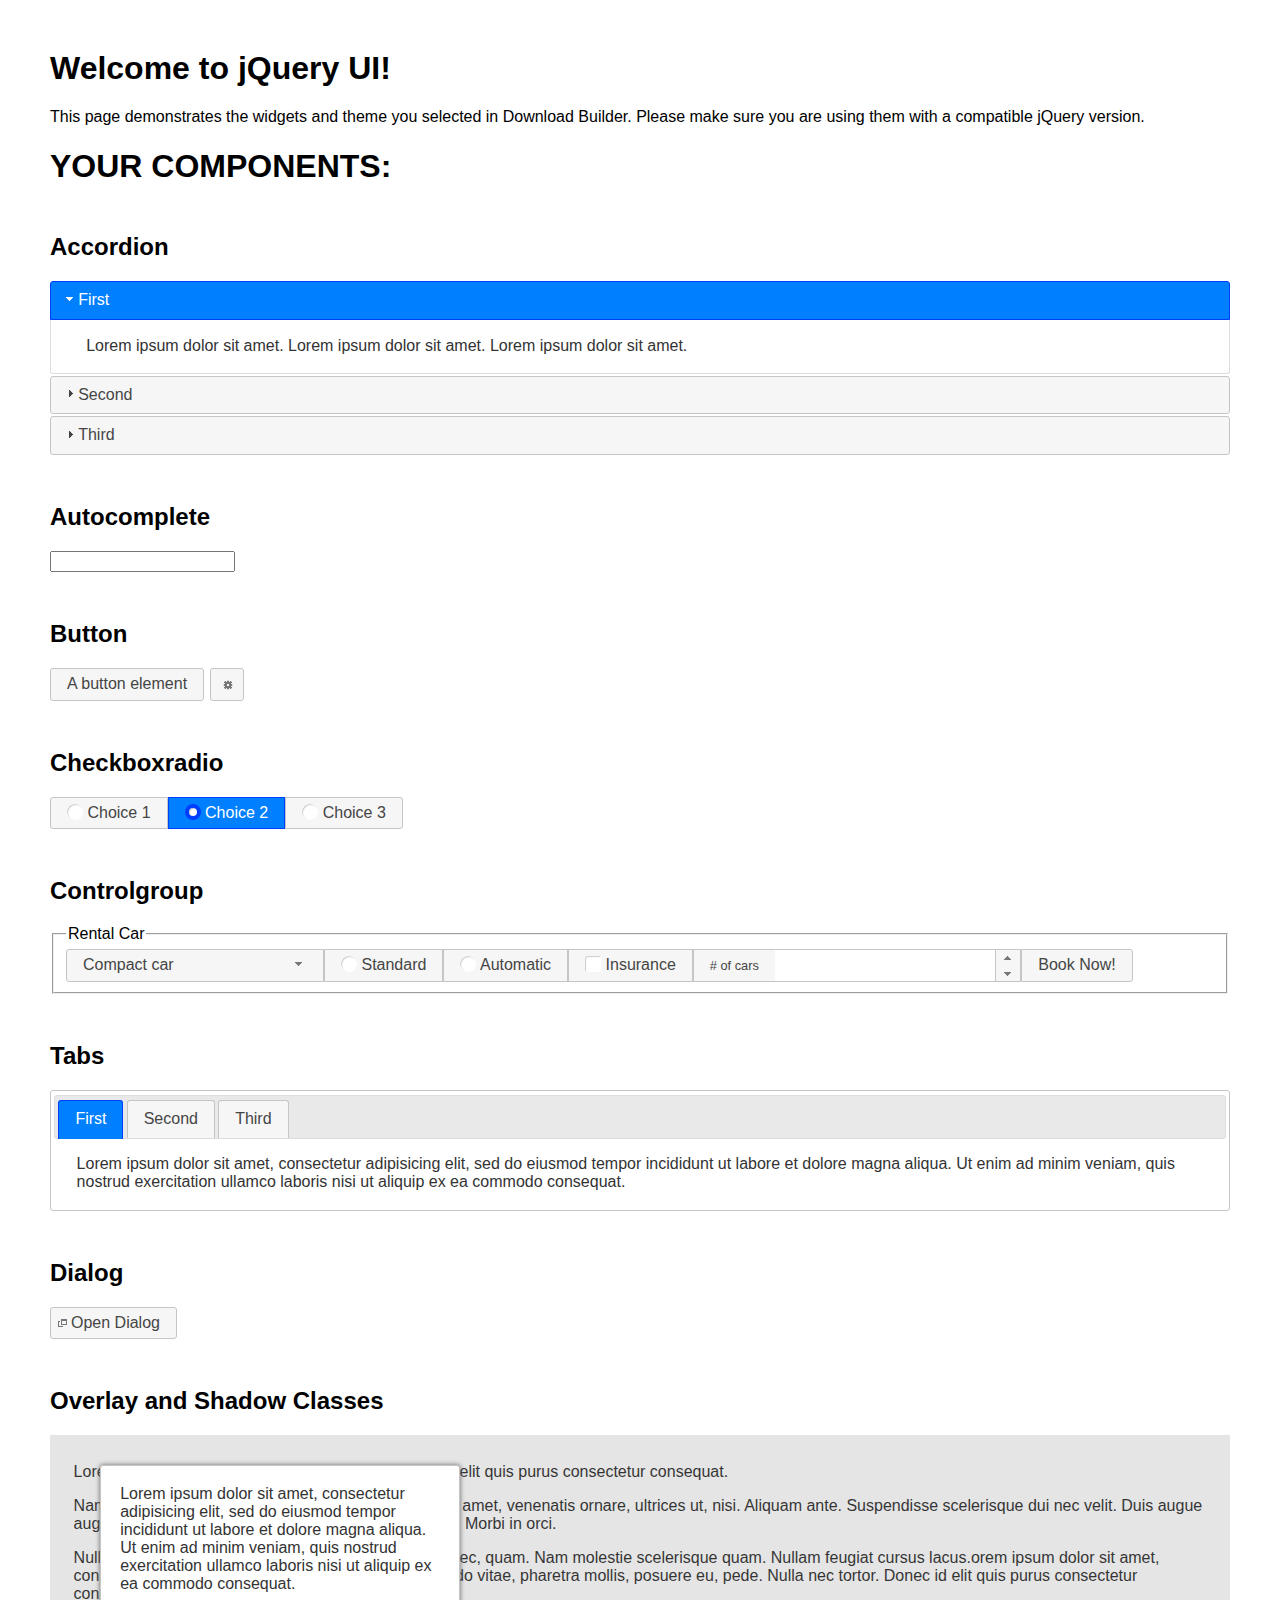
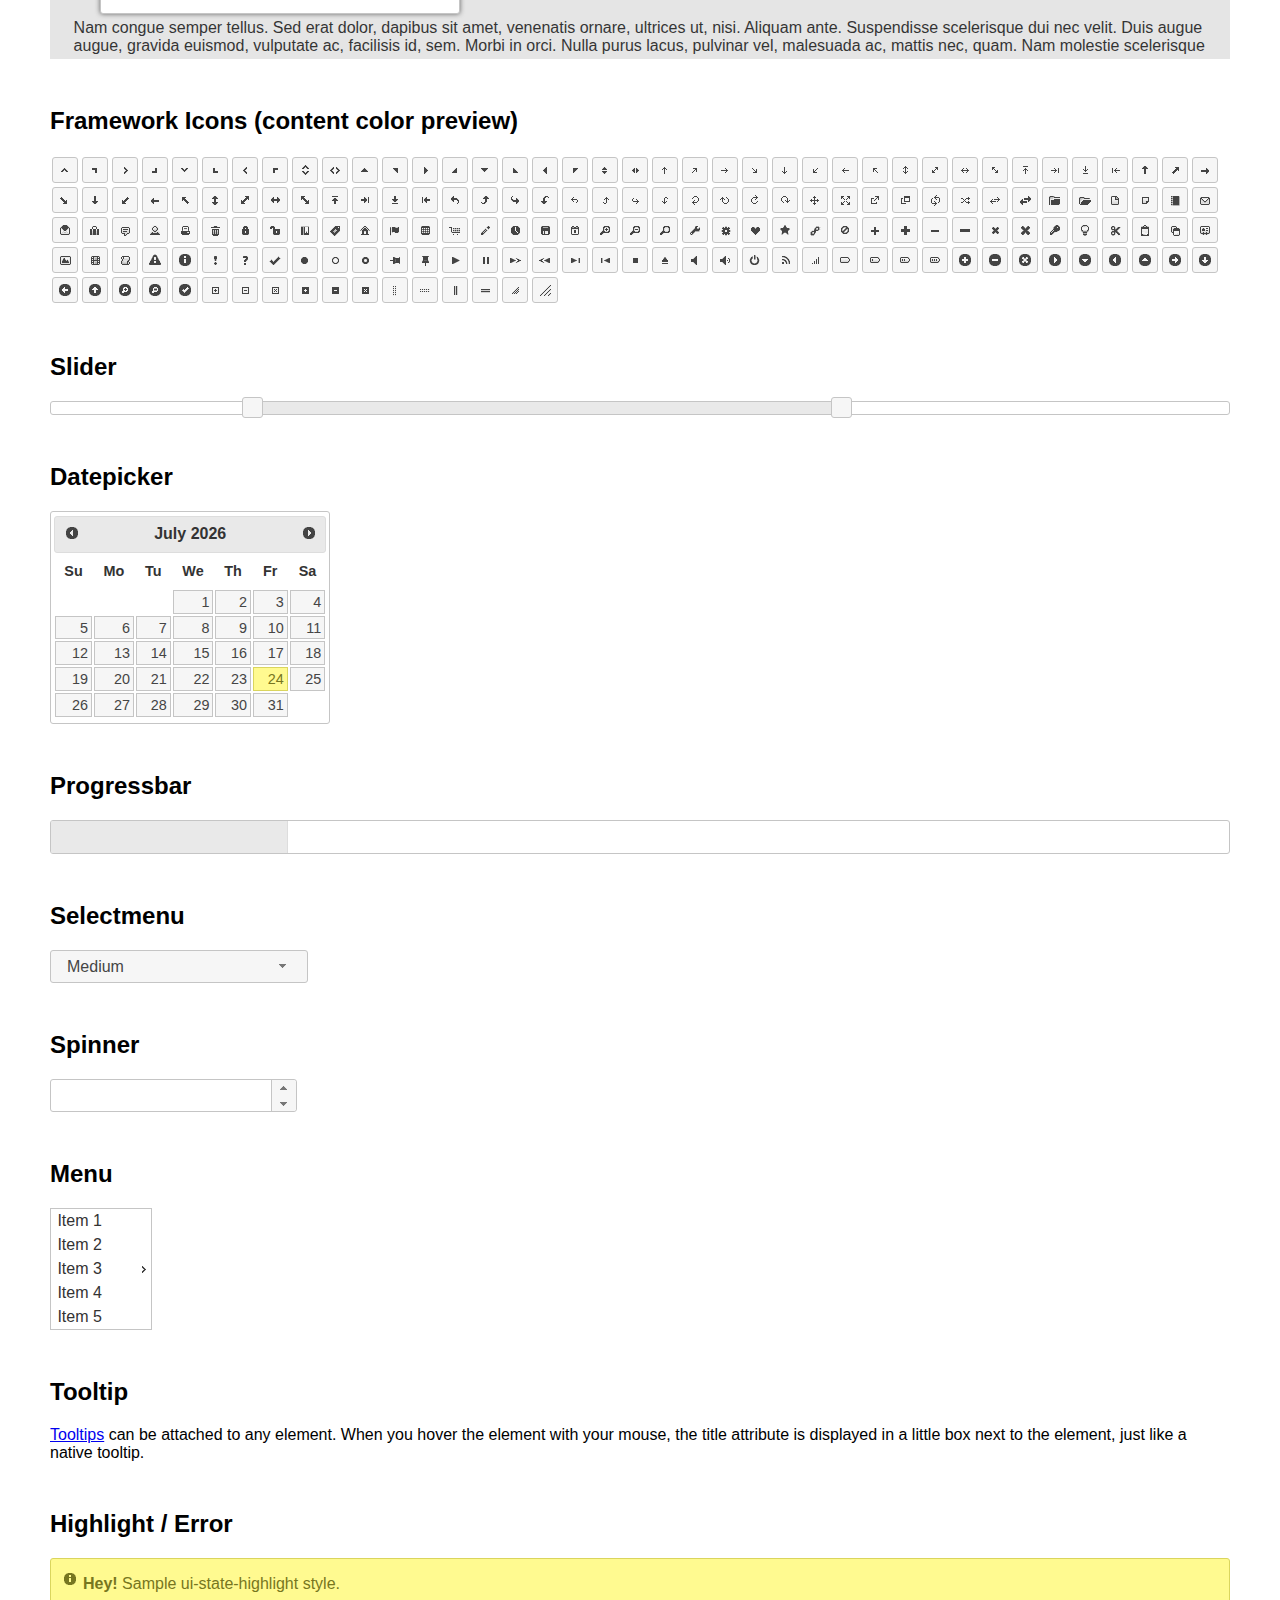
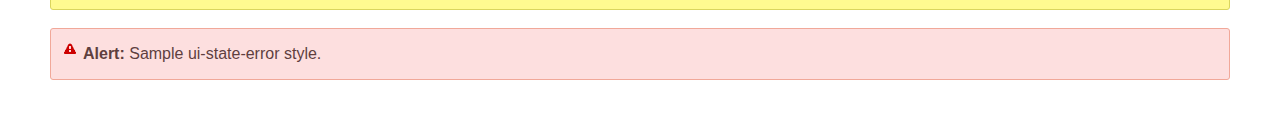
<file: template_front_end/js/jquery-ui-1.12.1/index.html>
<!doctype html>
<html lang="us">
<head>
	<meta charset="utf-8">
	<title>jQuery UI Example Page</title>
	<link href="jquery-ui.css" rel="stylesheet">
	<style>
	body{
		font-family: "Trebuchet MS", sans-serif;
		margin: 50px;
	}
	.demoHeaders {
		margin-top: 2em;
	}
	#dialog-link {
		padding: .4em 1em .4em 20px;
		text-decoration: none;
		position: relative;
	}
	#dialog-link span.ui-icon {
		margin: 0 5px 0 0;
		position: absolute;
		left: .2em;
		top: 50%;
		margin-top: -8px;
	}
	#icons {
		margin: 0;
		padding: 0;
	}
	#icons li {
		margin: 2px;
		position: relative;
		padding: 4px 0;
		cursor: pointer;
		float: left;
		list-style: none;
	}
	#icons span.ui-icon {
		float: left;
		margin: 0 4px;
	}
	.fakewindowcontain .ui-widget-overlay {
		position: absolute;
	}
	select {
		width: 200px;
	}
	</style>
</head>
<body>

<h1>Welcome to jQuery UI!</h1>

<div class="ui-widget">
	<p>This page demonstrates the widgets and theme you selected in Download Builder. Please make sure you are using them with a compatible jQuery version.</p>
</div>

<h1>YOUR COMPONENTS:</h1>


<!-- Accordion -->
<h2 class="demoHeaders">Accordion</h2>
<div id="accordion">
	<h3>First</h3>
	<div>Lorem ipsum dolor sit amet. Lorem ipsum dolor sit amet. Lorem ipsum dolor sit amet.</div>
	<h3>Second</h3>
	<div>Phasellus mattis tincidunt nibh.</div>
	<h3>Third</h3>
	<div>Nam dui erat, auctor a, dignissim quis.</div>
</div>



<!-- Autocomplete -->
<h2 class="demoHeaders">Autocomplete</h2>
<div>
	<input id="autocomplete" title="type &quot;a&quot;">
</div>



<!-- Button -->
<h2 class="demoHeaders">Button</h2>
<button id="button">A button element</button>
<button id="button-icon">An icon-only button</button>



<!-- Checkboxradio -->
<h2 class="demoHeaders">Checkboxradio</h2>
<form style="margin-top: 1em;">
	<div id="radioset">
		<input type="radio" id="radio1" name="radio"><label for="radio1">Choice 1</label>
		<input type="radio" id="radio2" name="radio" checked="checked"><label for="radio2">Choice 2</label>
		<input type="radio" id="radio3" name="radio"><label for="radio3">Choice 3</label>
	</div>
</form>



<!-- Controlgroup -->
<h2 class="demoHeaders">Controlgroup</h2>
<fieldset>
	<legend>Rental Car</legend>
	<div id="controlgroup">
		<select id="car-type">
			<option>Compact car</option>
			<option>Midsize car</option>
			<option>Full size car</option>
			<option>SUV</option>
			<option>Luxury</option>
			<option>Truck</option>
			<option>Van</option>
		</select>
		<label for="transmission-standard">Standard</label>
		<input type="radio" name="transmission" id="transmission-standard">
		<label for="transmission-automatic">Automatic</label>
		<input type="radio" name="transmission" id="transmission-automatic">
		<label for="insurance">Insurance</label>
		<input type="checkbox" name="insurance" id="insurance">
		<label for="horizontal-spinner" class="ui-controlgroup-label"># of cars</label>
		<input id="horizontal-spinner" class="ui-spinner-input">
		<button>Book Now!</button>
	</div>
</fieldset>



<!-- Tabs -->
<h2 class="demoHeaders">Tabs</h2>
<div id="tabs">
	<ul>
		<li><a href="#tabs-1">First</a></li>
		<li><a href="#tabs-2">Second</a></li>
		<li><a href="#tabs-3">Third</a></li>
	</ul>
	<div id="tabs-1">Lorem ipsum dolor sit amet, consectetur adipisicing elit, sed do eiusmod tempor incididunt ut labore et dolore magna aliqua. Ut enim ad minim veniam, quis nostrud exercitation ullamco laboris nisi ut aliquip ex ea commodo consequat.</div>
	<div id="tabs-2">Phasellus mattis tincidunt nibh. Cras orci urna, blandit id, pretium vel, aliquet ornare, felis. Maecenas scelerisque sem non nisl. Fusce sed lorem in enim dictum bibendum.</div>
	<div id="tabs-3">Nam dui erat, auctor a, dignissim quis, sollicitudin eu, felis. Pellentesque nisi urna, interdum eget, sagittis et, consequat vestibulum, lacus. Mauris porttitor ullamcorper augue.</div>
</div>



<h2 class="demoHeaders">Dialog</h2>
<p>
	<button id="dialog-link" class="ui-button ui-corner-all ui-widget">
		<span class="ui-icon ui-icon-newwin"></span>Open Dialog
	</button>
</p>

<h2 class="demoHeaders">Overlay and Shadow Classes</h2>
<div style="position: relative; width: 96%; height: 200px; padding:1% 2%; overflow:hidden;" class="fakewindowcontain">
	<p>Lorem ipsum dolor sit amet,  Nulla nec tortor. Donec id elit quis purus consectetur consequat. </p><p>Nam congue semper tellus. Sed erat dolor, dapibus sit amet, venenatis ornare, ultrices ut, nisi. Aliquam ante. Suspendisse scelerisque dui nec velit. Duis augue augue, gravida euismod, vulputate ac, facilisis id, sem. Morbi in orci. </p><p>Nulla purus lacus, pulvinar vel, malesuada ac, mattis nec, quam. Nam molestie scelerisque quam. Nullam feugiat cursus lacus.orem ipsum dolor sit amet, consectetur adipiscing elit. Donec libero risus, commodo vitae, pharetra mollis, posuere eu, pede. Nulla nec tortor. Donec id elit quis purus consectetur consequat. </p><p>Nam congue semper tellus. Sed erat dolor, dapibus sit amet, venenatis ornare, ultrices ut, nisi. Aliquam ante. Suspendisse scelerisque dui nec velit. Duis augue augue, gravida euismod, vulputate ac, facilisis id, sem. Morbi in orci. Nulla purus lacus, pulvinar vel, malesuada ac, mattis nec, quam. Nam molestie scelerisque quam. </p><p>Nullam feugiat cursus lacus.orem ipsum dolor sit amet, consectetur adipiscing elit. Donec libero risus, commodo vitae, pharetra mollis, posuere eu, pede. Nulla nec tortor. Donec id elit quis purus consectetur consequat. Nam congue semper tellus. Sed erat dolor, dapibus sit amet, venenatis ornare, ultrices ut, nisi. Aliquam ante. </p><p>Suspendisse scelerisque dui nec velit. Duis augue augue, gravida euismod, vulputate ac, facilisis id, sem. Morbi in orci. Nulla purus lacus, pulvinar vel, malesuada ac, mattis nec, quam. Nam molestie scelerisque quam. Nullam feugiat cursus lacus.orem ipsum dolor sit amet, consectetur adipiscing elit. Donec libero risus, commodo vitae, pharetra mollis, posuere eu, pede. Nulla nec tortor. Donec id elit quis purus consectetur consequat. Nam congue semper tellus. Sed erat dolor, dapibus sit amet, venenatis ornare, ultrices ut, nisi. </p>

	<!-- ui-dialog -->
	<div class="ui-widget-overlay ui-front"></div>
	<div style="position: absolute; width: 320px; left: 50px; top: 30px; padding: 1.2em" class="ui-widget ui-front ui-widget-content ui-corner-all ui-widget-shadow">
		Lorem ipsum dolor sit amet, consectetur adipisicing elit, sed do eiusmod tempor incididunt ut labore et dolore magna aliqua. Ut enim ad minim veniam, quis nostrud exercitation ullamco laboris nisi ut aliquip ex ea commodo consequat.
	</div>

</div>

<!-- ui-dialog -->
<div id="dialog" title="Dialog Title">
	<p>Lorem ipsum dolor sit amet, consectetur adipisicing elit, sed do eiusmod tempor incididunt ut labore et dolore magna aliqua. Ut enim ad minim veniam, quis nostrud exercitation ullamco laboris nisi ut aliquip ex ea commodo consequat.</p>
</div>



<h2 class="demoHeaders">Framework Icons (content color preview)</h2>
<ul id="icons" class="ui-widget ui-helper-clearfix">
	<li class="ui-state-default ui-corner-all" title=".ui-icon-caret-1-n"><span class="ui-icon ui-icon-caret-1-n"></span></li>
	<li class="ui-state-default ui-corner-all" title=".ui-icon-caret-1-ne"><span class="ui-icon ui-icon-caret-1-ne"></span></li>
	<li class="ui-state-default ui-corner-all" title=".ui-icon-caret-1-e"><span class="ui-icon ui-icon-caret-1-e"></span></li>
	<li class="ui-state-default ui-corner-all" title=".ui-icon-caret-1-se"><span class="ui-icon ui-icon-caret-1-se"></span></li>
	<li class="ui-state-default ui-corner-all" title=".ui-icon-caret-1-s"><span class="ui-icon ui-icon-caret-1-s"></span></li>
	<li class="ui-state-default ui-corner-all" title=".ui-icon-caret-1-sw"><span class="ui-icon ui-icon-caret-1-sw"></span></li>
	<li class="ui-state-default ui-corner-all" title=".ui-icon-caret-1-w"><span class="ui-icon ui-icon-caret-1-w"></span></li>
	<li class="ui-state-default ui-corner-all" title=".ui-icon-caret-1-nw"><span class="ui-icon ui-icon-caret-1-nw"></span></li>
	<li class="ui-state-default ui-corner-all" title=".ui-icon-caret-2-n-s"><span class="ui-icon ui-icon-caret-2-n-s"></span></li>
	<li class="ui-state-default ui-corner-all" title=".ui-icon-caret-2-e-w"><span class="ui-icon ui-icon-caret-2-e-w"></span></li>
	<li class="ui-state-default ui-corner-all" title=".ui-icon-triangle-1-n"><span class="ui-icon ui-icon-triangle-1-n"></span></li>
	<li class="ui-state-default ui-corner-all" title=".ui-icon-triangle-1-ne"><span class="ui-icon ui-icon-triangle-1-ne"></span></li>
	<li class="ui-state-default ui-corner-all" title=".ui-icon-triangle-1-e"><span class="ui-icon ui-icon-triangle-1-e"></span></li>
	<li class="ui-state-default ui-corner-all" title=".ui-icon-triangle-1-se"><span class="ui-icon ui-icon-triangle-1-se"></span></li>
	<li class="ui-state-default ui-corner-all" title=".ui-icon-triangle-1-s"><span class="ui-icon ui-icon-triangle-1-s"></span></li>
	<li class="ui-state-default ui-corner-all" title=".ui-icon-triangle-1-sw"><span class="ui-icon ui-icon-triangle-1-sw"></span></li>
	<li class="ui-state-default ui-corner-all" title=".ui-icon-triangle-1-w"><span class="ui-icon ui-icon-triangle-1-w"></span></li>
	<li class="ui-state-default ui-corner-all" title=".ui-icon-triangle-1-nw"><span class="ui-icon ui-icon-triangle-1-nw"></span></li>
	<li class="ui-state-default ui-corner-all" title=".ui-icon-triangle-2-n-s"><span class="ui-icon ui-icon-triangle-2-n-s"></span></li>
	<li class="ui-state-default ui-corner-all" title=".ui-icon-triangle-2-e-w"><span class="ui-icon ui-icon-triangle-2-e-w"></span></li>
	<li class="ui-state-default ui-corner-all" title=".ui-icon-arrow-1-n"><span class="ui-icon ui-icon-arrow-1-n"></span></li>
	<li class="ui-state-default ui-corner-all" title=".ui-icon-arrow-1-ne"><span class="ui-icon ui-icon-arrow-1-ne"></span></li>
	<li class="ui-state-default ui-corner-all" title=".ui-icon-arrow-1-e"><span class="ui-icon ui-icon-arrow-1-e"></span></li>
	<li class="ui-state-default ui-corner-all" title=".ui-icon-arrow-1-se"><span class="ui-icon ui-icon-arrow-1-se"></span></li>
	<li class="ui-state-default ui-corner-all" title=".ui-icon-arrow-1-s"><span class="ui-icon ui-icon-arrow-1-s"></span></li>
	<li class="ui-state-default ui-corner-all" title=".ui-icon-arrow-1-sw"><span class="ui-icon ui-icon-arrow-1-sw"></span></li>
	<li class="ui-state-default ui-corner-all" title=".ui-icon-arrow-1-w"><span class="ui-icon ui-icon-arrow-1-w"></span></li>
	<li class="ui-state-default ui-corner-all" title=".ui-icon-arrow-1-nw"><span class="ui-icon ui-icon-arrow-1-nw"></span></li>
	<li class="ui-state-default ui-corner-all" title=".ui-icon-arrow-2-n-s"><span class="ui-icon ui-icon-arrow-2-n-s"></span></li>
	<li class="ui-state-default ui-corner-all" title=".ui-icon-arrow-2-ne-sw"><span class="ui-icon ui-icon-arrow-2-ne-sw"></span></li>
	<li class="ui-state-default ui-corner-all" title=".ui-icon-arrow-2-e-w"><span class="ui-icon ui-icon-arrow-2-e-w"></span></li>
	<li class="ui-state-default ui-corner-all" title=".ui-icon-arrow-2-se-nw"><span class="ui-icon ui-icon-arrow-2-se-nw"></span></li>
	<li class="ui-state-default ui-corner-all" title=".ui-icon-arrowstop-1-n"><span class="ui-icon ui-icon-arrowstop-1-n"></span></li>
	<li class="ui-state-default ui-corner-all" title=".ui-icon-arrowstop-1-e"><span class="ui-icon ui-icon-arrowstop-1-e"></span></li>
	<li class="ui-state-default ui-corner-all" title=".ui-icon-arrowstop-1-s"><span class="ui-icon ui-icon-arrowstop-1-s"></span></li>
	<li class="ui-state-default ui-corner-all" title=".ui-icon-arrowstop-1-w"><span class="ui-icon ui-icon-arrowstop-1-w"></span></li>
	<li class="ui-state-default ui-corner-all" title=".ui-icon-arrowthick-1-n"><span class="ui-icon ui-icon-arrowthick-1-n"></span></li>
	<li class="ui-state-default ui-corner-all" title=".ui-icon-arrowthick-1-ne"><span class="ui-icon ui-icon-arrowthick-1-ne"></span></li>
	<li class="ui-state-default ui-corner-all" title=".ui-icon-arrowthick-1-e"><span class="ui-icon ui-icon-arrowthick-1-e"></span></li>
	<li class="ui-state-default ui-corner-all" title=".ui-icon-arrowthick-1-se"><span class="ui-icon ui-icon-arrowthick-1-se"></span></li>
	<li class="ui-state-default ui-corner-all" title=".ui-icon-arrowthick-1-s"><span class="ui-icon ui-icon-arrowthick-1-s"></span></li>
	<li class="ui-state-default ui-corner-all" title=".ui-icon-arrowthick-1-sw"><span class="ui-icon ui-icon-arrowthick-1-sw"></span></li>
	<li class="ui-state-default ui-corner-all" title=".ui-icon-arrowthick-1-w"><span class="ui-icon ui-icon-arrowthick-1-w"></span></li>
	<li class="ui-state-default ui-corner-all" title=".ui-icon-arrowthick-1-nw"><span class="ui-icon ui-icon-arrowthick-1-nw"></span></li>
	<li class="ui-state-default ui-corner-all" title=".ui-icon-arrowthick-2-n-s"><span class="ui-icon ui-icon-arrowthick-2-n-s"></span></li>
	<li class="ui-state-default ui-corner-all" title=".ui-icon-arrowthick-2-ne-sw"><span class="ui-icon ui-icon-arrowthick-2-ne-sw"></span></li>
	<li class="ui-state-default ui-corner-all" title=".ui-icon-arrowthick-2-e-w"><span class="ui-icon ui-icon-arrowthick-2-e-w"></span></li>
	<li class="ui-state-default ui-corner-all" title=".ui-icon-arrowthick-2-se-nw"><span class="ui-icon ui-icon-arrowthick-2-se-nw"></span></li>
	<li class="ui-state-default ui-corner-all" title=".ui-icon-arrowthickstop-1-n"><span class="ui-icon ui-icon-arrowthickstop-1-n"></span></li>
	<li class="ui-state-default ui-corner-all" title=".ui-icon-arrowthickstop-1-e"><span class="ui-icon ui-icon-arrowthickstop-1-e"></span></li>
	<li class="ui-state-default ui-corner-all" title=".ui-icon-arrowthickstop-1-s"><span class="ui-icon ui-icon-arrowthickstop-1-s"></span></li>
	<li class="ui-state-default ui-corner-all" title=".ui-icon-arrowthickstop-1-w"><span class="ui-icon ui-icon-arrowthickstop-1-w"></span></li>
	<li class="ui-state-default ui-corner-all" title=".ui-icon-arrowreturnthick-1-w"><span class="ui-icon ui-icon-arrowreturnthick-1-w"></span></li>
	<li class="ui-state-default ui-corner-all" title=".ui-icon-arrowreturnthick-1-n"><span class="ui-icon ui-icon-arrowreturnthick-1-n"></span></li>
	<li class="ui-state-default ui-corner-all" title=".ui-icon-arrowreturnthick-1-e"><span class="ui-icon ui-icon-arrowreturnthick-1-e"></span></li>
	<li class="ui-state-default ui-corner-all" title=".ui-icon-arrowreturnthick-1-s"><span class="ui-icon ui-icon-arrowreturnthick-1-s"></span></li>
	<li class="ui-state-default ui-corner-all" title=".ui-icon-arrowreturn-1-w"><span class="ui-icon ui-icon-arrowreturn-1-w"></span></li>
	<li class="ui-state-default ui-corner-all" title=".ui-icon-arrowreturn-1-n"><span class="ui-icon ui-icon-arrowreturn-1-n"></span></li>
	<li class="ui-state-default ui-corner-all" title=".ui-icon-arrowreturn-1-e"><span class="ui-icon ui-icon-arrowreturn-1-e"></span></li>
	<li class="ui-state-default ui-corner-all" title=".ui-icon-arrowreturn-1-s"><span class="ui-icon ui-icon-arrowreturn-1-s"></span></li>
	<li class="ui-state-default ui-corner-all" title=".ui-icon-arrowrefresh-1-w"><span class="ui-icon ui-icon-arrowrefresh-1-w"></span></li>
	<li class="ui-state-default ui-corner-all" title=".ui-icon-arrowrefresh-1-n"><span class="ui-icon ui-icon-arrowrefresh-1-n"></span></li>
	<li class="ui-state-default ui-corner-all" title=".ui-icon-arrowrefresh-1-e"><span class="ui-icon ui-icon-arrowrefresh-1-e"></span></li>
	<li class="ui-state-default ui-corner-all" title=".ui-icon-arrowrefresh-1-s"><span class="ui-icon ui-icon-arrowrefresh-1-s"></span></li>
	<li class="ui-state-default ui-corner-all" title=".ui-icon-arrow-4"><span class="ui-icon ui-icon-arrow-4"></span></li>
	<li class="ui-state-default ui-corner-all" title=".ui-icon-arrow-4-diag"><span class="ui-icon ui-icon-arrow-4-diag"></span></li>
	<li class="ui-state-default ui-corner-all" title=".ui-icon-extlink"><span class="ui-icon ui-icon-extlink"></span></li>
	<li class="ui-state-default ui-corner-all" title=".ui-icon-newwin"><span class="ui-icon ui-icon-newwin"></span></li>
	<li class="ui-state-default ui-corner-all" title=".ui-icon-refresh"><span class="ui-icon ui-icon-refresh"></span></li>
	<li class="ui-state-default ui-corner-all" title=".ui-icon-shuffle"><span class="ui-icon ui-icon-shuffle"></span></li>
	<li class="ui-state-default ui-corner-all" title=".ui-icon-transfer-e-w"><span class="ui-icon ui-icon-transfer-e-w"></span></li>
	<li class="ui-state-default ui-corner-all" title=".ui-icon-transferthick-e-w"><span class="ui-icon ui-icon-transferthick-e-w"></span></li>
	<li class="ui-state-default ui-corner-all" title=".ui-icon-folder-collapsed"><span class="ui-icon ui-icon-folder-collapsed"></span></li>
	<li class="ui-state-default ui-corner-all" title=".ui-icon-folder-open"><span class="ui-icon ui-icon-folder-open"></span></li>
	<li class="ui-state-default ui-corner-all" title=".ui-icon-document"><span class="ui-icon ui-icon-document"></span></li>
	<li class="ui-state-default ui-corner-all" title=".ui-icon-document-b"><span class="ui-icon ui-icon-document-b"></span></li>
	<li class="ui-state-default ui-corner-all" title=".ui-icon-note"><span class="ui-icon ui-icon-note"></span></li>
	<li class="ui-state-default ui-corner-all" title=".ui-icon-mail-closed"><span class="ui-icon ui-icon-mail-closed"></span></li>
	<li class="ui-state-default ui-corner-all" title=".ui-icon-mail-open"><span class="ui-icon ui-icon-mail-open"></span></li>
	<li class="ui-state-default ui-corner-all" title=".ui-icon-suitcase"><span class="ui-icon ui-icon-suitcase"></span></li>
	<li class="ui-state-default ui-corner-all" title=".ui-icon-comment"><span class="ui-icon ui-icon-comment"></span></li>
	<li class="ui-state-default ui-corner-all" title=".ui-icon-person"><span class="ui-icon ui-icon-person"></span></li>
	<li class="ui-state-default ui-corner-all" title=".ui-icon-print"><span class="ui-icon ui-icon-print"></span></li>
	<li class="ui-state-default ui-corner-all" title=".ui-icon-trash"><span class="ui-icon ui-icon-trash"></span></li>
	<li class="ui-state-default ui-corner-all" title=".ui-icon-locked"><span class="ui-icon ui-icon-locked"></span></li>
	<li class="ui-state-default ui-corner-all" title=".ui-icon-unlocked"><span class="ui-icon ui-icon-unlocked"></span></li>
	<li class="ui-state-default ui-corner-all" title=".ui-icon-bookmark"><span class="ui-icon ui-icon-bookmark"></span></li>
	<li class="ui-state-default ui-corner-all" title=".ui-icon-tag"><span class="ui-icon ui-icon-tag"></span></li>
	<li class="ui-state-default ui-corner-all" title=".ui-icon-home"><span class="ui-icon ui-icon-home"></span></li>
	<li class="ui-state-default ui-corner-all" title=".ui-icon-flag"><span class="ui-icon ui-icon-flag"></span></li>
	<li class="ui-state-default ui-corner-all" title=".ui-icon-calculator"><span class="ui-icon ui-icon-calculator"></span></li>
	<li class="ui-state-default ui-corner-all" title=".ui-icon-cart"><span class="ui-icon ui-icon-cart"></span></li>
	<li class="ui-state-default ui-corner-all" title=".ui-icon-pencil"><span class="ui-icon ui-icon-pencil"></span></li>
	<li class="ui-state-default ui-corner-all" title=".ui-icon-clock"><span class="ui-icon ui-icon-clock"></span></li>
	<li class="ui-state-default ui-corner-all" title=".ui-icon-disk"><span class="ui-icon ui-icon-disk"></span></li>
	<li class="ui-state-default ui-corner-all" title=".ui-icon-calendar"><span class="ui-icon ui-icon-calendar"></span></li>
	<li class="ui-state-default ui-corner-all" title=".ui-icon-zoomin"><span class="ui-icon ui-icon-zoomin"></span></li>
	<li class="ui-state-default ui-corner-all" title=".ui-icon-zoomout"><span class="ui-icon ui-icon-zoomout"></span></li>
	<li class="ui-state-default ui-corner-all" title=".ui-icon-search"><span class="ui-icon ui-icon-search"></span></li>
	<li class="ui-state-default ui-corner-all" title=".ui-icon-wrench"><span class="ui-icon ui-icon-wrench"></span></li>
	<li class="ui-state-default ui-corner-all" title=".ui-icon-gear"><span class="ui-icon ui-icon-gear"></span></li>
	<li class="ui-state-default ui-corner-all" title=".ui-icon-heart"><span class="ui-icon ui-icon-heart"></span></li>
	<li class="ui-state-default ui-corner-all" title=".ui-icon-star"><span class="ui-icon ui-icon-star"></span></li>
	<li class="ui-state-default ui-corner-all" title=".ui-icon-link"><span class="ui-icon ui-icon-link"></span></li>
	<li class="ui-state-default ui-corner-all" title=".ui-icon-cancel"><span class="ui-icon ui-icon-cancel"></span></li>
	<li class="ui-state-default ui-corner-all" title=".ui-icon-plus"><span class="ui-icon ui-icon-plus"></span></li>
	<li class="ui-state-default ui-corner-all" title=".ui-icon-plusthick"><span class="ui-icon ui-icon-plusthick"></span></li>
	<li class="ui-state-default ui-corner-all" title=".ui-icon-minus"><span class="ui-icon ui-icon-minus"></span></li>
	<li class="ui-state-default ui-corner-all" title=".ui-icon-minusthick"><span class="ui-icon ui-icon-minusthick"></span></li>
	<li class="ui-state-default ui-corner-all" title=".ui-icon-close"><span class="ui-icon ui-icon-close"></span></li>
	<li class="ui-state-default ui-corner-all" title=".ui-icon-closethick"><span class="ui-icon ui-icon-closethick"></span></li>
	<li class="ui-state-default ui-corner-all" title=".ui-icon-key"><span class="ui-icon ui-icon-key"></span></li>
	<li class="ui-state-default ui-corner-all" title=".ui-icon-lightbulb"><span class="ui-icon ui-icon-lightbulb"></span></li>
	<li class="ui-state-default ui-corner-all" title=".ui-icon-scissors"><span class="ui-icon ui-icon-scissors"></span></li>
	<li class="ui-state-default ui-corner-all" title=".ui-icon-clipboard"><span class="ui-icon ui-icon-clipboard"></span></li>
	<li class="ui-state-default ui-corner-all" title=".ui-icon-copy"><span class="ui-icon ui-icon-copy"></span></li>
	<li class="ui-state-default ui-corner-all" title=".ui-icon-contact"><span class="ui-icon ui-icon-contact"></span></li>
	<li class="ui-state-default ui-corner-all" title=".ui-icon-image"><span class="ui-icon ui-icon-image"></span></li>
	<li class="ui-state-default ui-corner-all" title=".ui-icon-video"><span class="ui-icon ui-icon-video"></span></li>
	<li class="ui-state-default ui-corner-all" title=".ui-icon-script"><span class="ui-icon ui-icon-script"></span></li>
	<li class="ui-state-default ui-corner-all" title=".ui-icon-alert"><span class="ui-icon ui-icon-alert"></span></li>
	<li class="ui-state-default ui-corner-all" title=".ui-icon-info"><span class="ui-icon ui-icon-info"></span></li>
	<li class="ui-state-default ui-corner-all" title=".ui-icon-notice"><span class="ui-icon ui-icon-notice"></span></li>
	<li class="ui-state-default ui-corner-all" title=".ui-icon-help"><span class="ui-icon ui-icon-help"></span></li>
	<li class="ui-state-default ui-corner-all" title=".ui-icon-check"><span class="ui-icon ui-icon-check"></span></li>
	<li class="ui-state-default ui-corner-all" title=".ui-icon-bullet"><span class="ui-icon ui-icon-bullet"></span></li>
	<li class="ui-state-default ui-corner-all" title=".ui-icon-radio-off"><span class="ui-icon ui-icon-radio-off"></span></li>
	<li class="ui-state-default ui-corner-all" title=".ui-icon-radio-on"><span class="ui-icon ui-icon-radio-on"></span></li>
	<li class="ui-state-default ui-corner-all" title=".ui-icon-pin-w"><span class="ui-icon ui-icon-pin-w"></span></li>
	<li class="ui-state-default ui-corner-all" title=".ui-icon-pin-s"><span class="ui-icon ui-icon-pin-s"></span></li>
	<li class="ui-state-default ui-corner-all" title=".ui-icon-play"><span class="ui-icon ui-icon-play"></span></li>
	<li class="ui-state-default ui-corner-all" title=".ui-icon-pause"><span class="ui-icon ui-icon-pause"></span></li>
	<li class="ui-state-default ui-corner-all" title=".ui-icon-seek-next"><span class="ui-icon ui-icon-seek-next"></span></li>
	<li class="ui-state-default ui-corner-all" title=".ui-icon-seek-prev"><span class="ui-icon ui-icon-seek-prev"></span></li>
	<li class="ui-state-default ui-corner-all" title=".ui-icon-seek-end"><span class="ui-icon ui-icon-seek-end"></span></li>
	<li class="ui-state-default ui-corner-all" title=".ui-icon-seek-first"><span class="ui-icon ui-icon-seek-first"></span></li>
	<li class="ui-state-default ui-corner-all" title=".ui-icon-stop"><span class="ui-icon ui-icon-stop"></span></li>
	<li class="ui-state-default ui-corner-all" title=".ui-icon-eject"><span class="ui-icon ui-icon-eject"></span></li>
	<li class="ui-state-default ui-corner-all" title=".ui-icon-volume-off"><span class="ui-icon ui-icon-volume-off"></span></li>
	<li class="ui-state-default ui-corner-all" title=".ui-icon-volume-on"><span class="ui-icon ui-icon-volume-on"></span></li>
	<li class="ui-state-default ui-corner-all" title=".ui-icon-power"><span class="ui-icon ui-icon-power"></span></li>
	<li class="ui-state-default ui-corner-all" title=".ui-icon-signal-diag"><span class="ui-icon ui-icon-signal-diag"></span></li>
	<li class="ui-state-default ui-corner-all" title=".ui-icon-signal"><span class="ui-icon ui-icon-signal"></span></li>
	<li class="ui-state-default ui-corner-all" title=".ui-icon-battery-0"><span class="ui-icon ui-icon-battery-0"></span></li>
	<li class="ui-state-default ui-corner-all" title=".ui-icon-battery-1"><span class="ui-icon ui-icon-battery-1"></span></li>
	<li class="ui-state-default ui-corner-all" title=".ui-icon-battery-2"><span class="ui-icon ui-icon-battery-2"></span></li>
	<li class="ui-state-default ui-corner-all" title=".ui-icon-battery-3"><span class="ui-icon ui-icon-battery-3"></span></li>
	<li class="ui-state-default ui-corner-all" title=".ui-icon-circle-plus"><span class="ui-icon ui-icon-circle-plus"></span></li>
	<li class="ui-state-default ui-corner-all" title=".ui-icon-circle-minus"><span class="ui-icon ui-icon-circle-minus"></span></li>
	<li class="ui-state-default ui-corner-all" title=".ui-icon-circle-close"><span class="ui-icon ui-icon-circle-close"></span></li>
	<li class="ui-state-default ui-corner-all" title=".ui-icon-circle-triangle-e"><span class="ui-icon ui-icon-circle-triangle-e"></span></li>
	<li class="ui-state-default ui-corner-all" title=".ui-icon-circle-triangle-s"><span class="ui-icon ui-icon-circle-triangle-s"></span></li>
	<li class="ui-state-default ui-corner-all" title=".ui-icon-circle-triangle-w"><span class="ui-icon ui-icon-circle-triangle-w"></span></li>
	<li class="ui-state-default ui-corner-all" title=".ui-icon-circle-triangle-n"><span class="ui-icon ui-icon-circle-triangle-n"></span></li>
	<li class="ui-state-default ui-corner-all" title=".ui-icon-circle-arrow-e"><span class="ui-icon ui-icon-circle-arrow-e"></span></li>
	<li class="ui-state-default ui-corner-all" title=".ui-icon-circle-arrow-s"><span class="ui-icon ui-icon-circle-arrow-s"></span></li>
	<li class="ui-state-default ui-corner-all" title=".ui-icon-circle-arrow-w"><span class="ui-icon ui-icon-circle-arrow-w"></span></li>
	<li class="ui-state-default ui-corner-all" title=".ui-icon-circle-arrow-n"><span class="ui-icon ui-icon-circle-arrow-n"></span></li>
	<li class="ui-state-default ui-corner-all" title=".ui-icon-circle-zoomin"><span class="ui-icon ui-icon-circle-zoomin"></span></li>
	<li class="ui-state-default ui-corner-all" title=".ui-icon-circle-zoomout"><span class="ui-icon ui-icon-circle-zoomout"></span></li>
	<li class="ui-state-default ui-corner-all" title=".ui-icon-circle-check"><span class="ui-icon ui-icon-circle-check"></span></li>
	<li class="ui-state-default ui-corner-all" title=".ui-icon-circlesmall-plus"><span class="ui-icon ui-icon-circlesmall-plus"></span></li>
	<li class="ui-state-default ui-corner-all" title=".ui-icon-circlesmall-minus"><span class="ui-icon ui-icon-circlesmall-minus"></span></li>
	<li class="ui-state-default ui-corner-all" title=".ui-icon-circlesmall-close"><span class="ui-icon ui-icon-circlesmall-close"></span></li>
	<li class="ui-state-default ui-corner-all" title=".ui-icon-squaresmall-plus"><span class="ui-icon ui-icon-squaresmall-plus"></span></li>
	<li class="ui-state-default ui-corner-all" title=".ui-icon-squaresmall-minus"><span class="ui-icon ui-icon-squaresmall-minus"></span></li>
	<li class="ui-state-default ui-corner-all" title=".ui-icon-squaresmall-close"><span class="ui-icon ui-icon-squaresmall-close"></span></li>
	<li class="ui-state-default ui-corner-all" title=".ui-icon-grip-dotted-vertical"><span class="ui-icon ui-icon-grip-dotted-vertical"></span></li>
	<li class="ui-state-default ui-corner-all" title=".ui-icon-grip-dotted-horizontal"><span class="ui-icon ui-icon-grip-dotted-horizontal"></span></li>
	<li class="ui-state-default ui-corner-all" title=".ui-icon-grip-solid-vertical"><span class="ui-icon ui-icon-grip-solid-vertical"></span></li>
	<li class="ui-state-default ui-corner-all" title=".ui-icon-grip-solid-horizontal"><span class="ui-icon ui-icon-grip-solid-horizontal"></span></li>
	<li class="ui-state-default ui-corner-all" title=".ui-icon-gripsmall-diagonal-se"><span class="ui-icon ui-icon-gripsmall-diagonal-se"></span></li>
	<li class="ui-state-default ui-corner-all" title=".ui-icon-grip-diagonal-se"><span class="ui-icon ui-icon-grip-diagonal-se"></span></li>
</ul>


<!-- Slider -->
<h2 class="demoHeaders">Slider</h2>
<div id="slider"></div>



<!-- Datepicker -->
<h2 class="demoHeaders">Datepicker</h2>
<div id="datepicker"></div>



<!-- Progressbar -->
<h2 class="demoHeaders">Progressbar</h2>
<div id="progressbar"></div>



<!-- Progressbar -->
<h2 class="demoHeaders">Selectmenu</h2>
<select id="selectmenu">
	<option>Slower</option>
	<option>Slow</option>
	<option selected="selected">Medium</option>
	<option>Fast</option>
	<option>Faster</option>
</select>



<!-- Spinner -->
<h2 class="demoHeaders">Spinner</h2>
<input id="spinner">



<!-- Menu -->
<h2 class="demoHeaders">Menu</h2>
<ul style="width:100px;" id="menu">
	<li><div>Item 1</div></li>
	<li><div>Item 2</div></li>
	<li><div>Item 3</div>
		<ul>
			<li><div>Item 3-1</div></li>
			<li><div>Item 3-2</div></li>
			<li><div>Item 3-3</div></li>
			<li><div>Item 3-4</div></li>
			<li><div>Item 3-5</div></li>
		</ul>
	</li>
	<li><div>Item 4</div></li>
	<li><div>Item 5</div></li>
</ul>



<!-- Tooltip -->
<h2 class="demoHeaders">Tooltip</h2>
<p id="tooltip">
	<a href="#" title="That&apos;s what this widget is">Tooltips</a> can be attached to any element. When you hover
the element with your mouse, the title attribute is displayed in a little box next to the element, just like a native tooltip.
</p>


<!-- Highlight / Error -->
<h2 class="demoHeaders">Highlight / Error</h2>
<div class="ui-widget">
	<div class="ui-state-highlight ui-corner-all" style="margin-top: 20px; padding: 0 .7em;">
		<p><span class="ui-icon ui-icon-info" style="float: left; margin-right: .3em;"></span>
		<strong>Hey!</strong> Sample ui-state-highlight style.</p>
	</div>
</div>
<br>
<div class="ui-widget">
	<div class="ui-state-error ui-corner-all" style="padding: 0 .7em;">
		<p><span class="ui-icon ui-icon-alert" style="float: left; margin-right: .3em;"></span>
		<strong>Alert:</strong> Sample ui-state-error style.</p>
	</div>
</div>

<script src="external/jquery/jquery.js"></script>
<script src="jquery-ui.js"></script>
<script>

$( "#accordion" ).accordion();



var availableTags = [
	"ActionScript",
	"AppleScript",
	"Asp",
	"BASIC",
	"C",
	"C++",
	"Clojure",
	"COBOL",
	"ColdFusion",
	"Erlang",
	"Fortran",
	"Groovy",
	"Haskell",
	"Java",
	"JavaScript",
	"Lisp",
	"Perl",
	"PHP",
	"Python",
	"Ruby",
	"Scala",
	"Scheme"
];
$( "#autocomplete" ).autocomplete({
	source: availableTags
});



$( "#button" ).button();
$( "#button-icon" ).button({
	icon: "ui-icon-gear",
	showLabel: false
});



$( "#radioset" ).buttonset();



$( "#controlgroup" ).controlgroup();



$( "#tabs" ).tabs();



$( "#dialog" ).dialog({
	autoOpen: false,
	width: 400,
	buttons: [
		{
			text: "Ok",
			click: function() {
				$( this ).dialog( "close" );
			}
		},
		{
			text: "Cancel",
			click: function() {
				$( this ).dialog( "close" );
			}
		}
	]
});

// Link to open the dialog
$( "#dialog-link" ).click(function( event ) {
	$( "#dialog" ).dialog( "open" );
	event.preventDefault();
});



$( "#datepicker" ).datepicker({
	inline: true
});



$( "#slider" ).slider({
	range: true,
	values: [ 17, 67 ]
});



$( "#progressbar" ).progressbar({
	value: 20
});



$( "#spinner" ).spinner();



$( "#menu" ).menu();



$( "#tooltip" ).tooltip();



$( "#selectmenu" ).selectmenu();


// Hover states on the static widgets
$( "#dialog-link, #icons li" ).hover(
	function() {
		$( this ).addClass( "ui-state-hover" );
	},
	function() {
		$( this ).removeClass( "ui-state-hover" );
	}
);
</script>
</body>
</html>
</file>
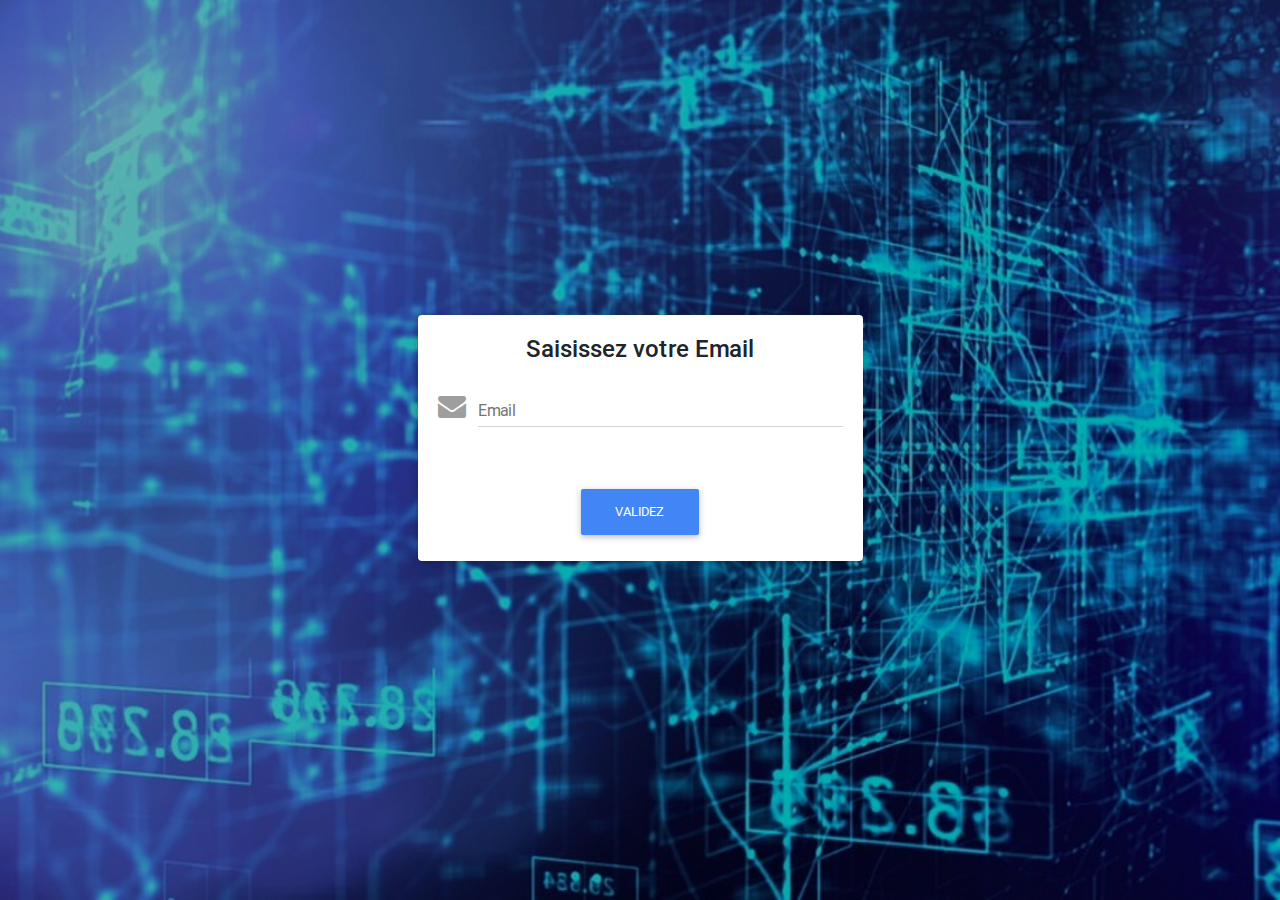
<file: template_front_end/email.html>
<!DOCTYPE html>
<html lang="en">

<head>
  <meta charset="utf-8">
  <meta name="viewport" content="width=device-width, initial-scale=1, shrink-to-fit=no">
  <meta http-equiv="x-ua-compatible" content="ie=edge">
  <title>Material Design Bootstrap</title>
  <!-- Font Awesome -->
  <link rel="stylesheet" href="https://maxcdn.bootstrapcdn.com/font-awesome/4.7.0/css/font-awesome.min.css">
  <!-- Bootstrap core CSS -->
  <link href="css/bootstrap.min.css" rel="stylesheet">
  <!-- Material Design Bootstrap -->
  <link href="css/mdb.min.css" rel="stylesheet">

  <link href="bootstrap2-toggle.min.css" rel="stylesheet">
  <script src="bootstrap2-toggle.min.js"></script>
  <!-- Your custom styles (optional) -->
  <link href="css/style.min.css" rel="stylesheet">
  <style type="text/css">
    html,
    body,
    header,
    .view {
      height: 100%;
    }

    @media (max-width: 740px) {
      html,
      body,
      header,
      .view {
        height: 1000px;
      }
    }

    @media (min-width: 800px) and (max-width: 850px) {
      html,
      body,
      header,
      .view {
        height: 650px;
      }
    }
    @media (min-width: 800px) and (max-width: 850px) {
              .navbar:not(.top-nav-collapse) {
                  background: #1C2331!important;
              }
          }
          /* The switch - the box around the slider */
.switch {
  position: relative;
  display: inline-block;
  width: 60px;
  height: 34px;
}

/* Hide default HTML checkbox */
.switch input {display:none;}

/* The slider */
.slider {
  position: absolute;
  cursor: pointer;
  top: 0;
  left: 0;
  right: 0;
  bottom: 0;
  background-color: #ccc;
  -webkit-transition: .4s;
  transition: .4s;
}

.slider:before {
  position: absolute;
  content: "";
  height: 26px;
  width: 26px;
  left: 4px;
  bottom: 4px;
  background-color: white;
  -webkit-transition: .4s;
  transition: .4s;
}

input:checked + .slider {
  background-color: #2196F3;
}

input:focus + .slider {
  box-shadow: 0 0 1px #2196F3;
}

input:checked + .slider:before {
  -webkit-transform: translateX(26px);
  -ms-transform: translateX(26px);
  transform: translateX(26px);
}
  </style>
</head>

<body>



  <!-- Full Page Intro -->
  <div class="view full-page-intro" style="background-image: url('img/fond1.jpg'); background-repeat: no-repeat; background-size: cover;">

    <!-- Mask & flexbox options-->
    <div class="mask rgba-black-light d-flex justify-content-center align-items-center">

      <!-- Content -->
      <div class="container">

        <!--Grid row-->
        <div class="row wow fadeIn">



          <!--Grid column-->
          <div class="col-md-6 col-xl-5 mb-4 mx-auto">

            <!--Card-->
            <div class="card">

              <!--Card content-->
              <div class="card-body">

                <!-- Form -->


                <!-- Material form register -->
                <form>
                    <p class="h4 text-center mb-4">Saisissez votre Email</p>
                    <!-- Material input text -->
                    <div class="md-form">
                        <i class="fa fa-envelope prefix grey-text"></i>
                        <input type="email" id="materialFormRegisterEmailEx" class="form-control">
                        <label for="materialFormRegisterEmailEx">Email</label><br>
                    </div>

                    <!-- Material input password -->




                    <div class="text-center mt-4">
                        <button class="btn btn-primary" type="submit">Validez</button>
                    </div>
                </form>
                <!-- Material form register -->
                <!-- Form -->

              </div>

            </div>
            <!--/.Card-->

          </div>
          <!--Grid column-->

        </div>
        <!--Grid row-->

      </div>
      <!-- Content -->

    </div>
    <!-- Mask & flexbox options-->



      <!--/.Copyright-->


  </div>
  <!-- Full Page Intro -->

  <!--Main layout-->

  <!--Main layout-->

  <!--Footer-->

  <!--/.Footer-->

  <!-- SCRIPTS -->
  <!-- JQuery -->
  <script type="text/javascript" src="js/jquery-3.3.1.min.js"></script>
  <!-- Bootstrap tooltips -->
  <script type="text/javascript" src="js/popper.min.js"></script>
  <!-- Bootstrap core JavaScript -->
  <script type="text/javascript" src="js/bootstrap.min.js"></script>
  <!-- MDB core JavaScript -->
  <script type="text/javascript" src="js/mdb.min.js"></script>
  <!-- Initializations -->
  <script type="text/javascript">
    // Animations initialization
    new WOW().init();

  </script>
</body>

</html>
</file>
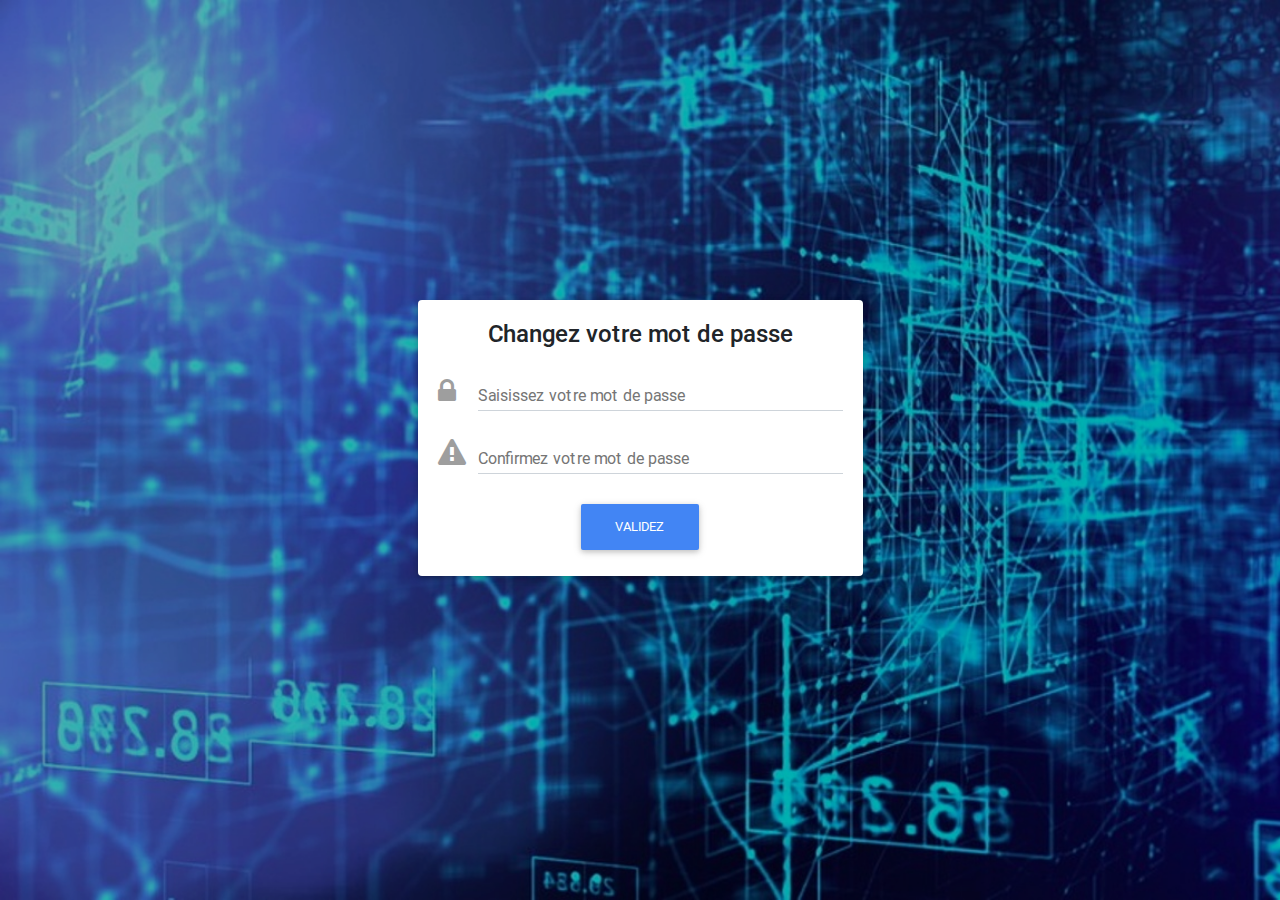
<file: template_front_end/password.html>
<!DOCTYPE html>
<html lang="en">

<head>
  <meta charset="utf-8">
  <meta name="viewport" content="width=device-width, initial-scale=1, shrink-to-fit=no">
  <meta http-equiv="x-ua-compatible" content="ie=edge">
  <title>Material Design Bootstrap</title>
  <!-- Font Awesome -->
  <link rel="stylesheet" href="https://maxcdn.bootstrapcdn.com/font-awesome/4.7.0/css/font-awesome.min.css">
  <!-- Bootstrap core CSS -->
  <link href="css/bootstrap.min.css" rel="stylesheet">
  <!-- Material Design Bootstrap -->
  <link href="css/mdb.min.css" rel="stylesheet">

  <link href="bootstrap2-toggle.min.css" rel="stylesheet">
  <script src="bootstrap2-toggle.min.js"></script>
  <!-- Your custom styles (optional) -->
  <link href="css/style.min.css" rel="stylesheet">
  <style type="text/css">
    html,
    body,
    header,
    .view {
      height: 100%;
    }

    @media (max-width: 740px) {
      html,
      body,
      header,
      .view {
        height: 1000px;
      }
    }

    @media (min-width: 800px) and (max-width: 850px) {
      html,
      body,
      header,
      .view {
        height: 650px;
      }
    }
    @media (min-width: 800px) and (max-width: 850px) {
              .navbar:not(.top-nav-collapse) {
                  background: #1C2331!important;
              }
          }
          /* The switch - the box around the slider */
.switch {
  position: relative;
  display: inline-block;
  width: 60px;
  height: 34px;
}

/* Hide default HTML checkbox */
.switch input {display:none;}

/* The slider */
.slider {
  position: absolute;
  cursor: pointer;
  top: 0;
  left: 0;
  right: 0;
  bottom: 0;
  background-color: #ccc;
  -webkit-transition: .4s;
  transition: .4s;
}

.slider:before {
  position: absolute;
  content: "";
  height: 26px;
  width: 26px;
  left: 4px;
  bottom: 4px;
  background-color: white;
  -webkit-transition: .4s;
  transition: .4s;
}

input:checked + .slider {
  background-color: #2196F3;
}

input:focus + .slider {
  box-shadow: 0 0 1px #2196F3;
}

input:checked + .slider:before {
  -webkit-transform: translateX(26px);
  -ms-transform: translateX(26px);
  transform: translateX(26px);
}
  </style>
</head>

<body>



  <!-- Full Page Intro -->
  <div class="view full-page-intro" style="background-image: url('img/fond1.jpg'); background-repeat: no-repeat; background-size: cover;">

    <!-- Mask & flexbox options-->
    <div class="mask rgba-black-light d-flex justify-content-center align-items-center">

      <!-- Content -->
      <div class="container">

        <!--Grid row-->
        <div class="row wow fadeIn">



          <!--Grid column-->
          <div class="col-md-6 col-xl-5 mb-4 mx-auto">

            <!--Card-->
            <div class="card">

              <!--Card content-->
              <div class="card-body">

                <!-- Form -->


                <!-- Material form register -->
                <form>
                    <p class="h4 text-center mb-4">Changez votre mot de passe</p>
                    <!-- Material input text -->
                    <div class="md-form">
                        <i class="fa fa-lock prefix grey-text"></i>
                        <input type="password" id="materialFormRegisterPasswordEx" class="form-control">
                        <label for="materialFormRegisterPasswordEx">Saisissez votre mot de passe</label>
                    </div>
                    <!-- Material input email -->
                    <div class="md-form">
                        <i class="fa fa-exclamation-triangle prefix grey-text"></i>
                        <input type="password" id="materialFormRegisterConfirmEx" class="form-control">
                        <label for="materialFormRegisterConfirmEx">Confirmez votre mot de passe</label>
                    </div>

                    <!-- Material input password -->




                    <div class="text-center mt-4">
                        <button class="btn btn-primary" type="submit">Validez</button>
                    </div>
                </form>
                <!-- Material form register -->
                <!-- Form -->

              </div>

            </div>
            <!--/.Card-->

          </div>
          <!--Grid column-->

        </div>
        <!--Grid row-->

      </div>
      <!-- Content -->

    </div>
    <!-- Mask & flexbox options-->



      <!--/.Copyright-->


  </div>
  <!-- Full Page Intro -->

  <!--Main layout-->

  <!--Main layout-->

  <!--Footer-->

  <!--/.Footer-->

  <!-- SCRIPTS -->
  <!-- JQuery -->
  <script type="text/javascript" src="js/jquery-3.3.1.min.js"></script>
  <!-- Bootstrap tooltips -->
  <script type="text/javascript" src="js/popper.min.js"></script>
  <!-- Bootstrap core JavaScript -->
  <script type="text/javascript" src="js/bootstrap.min.js"></script>
  <!-- MDB core JavaScript -->
  <script type="text/javascript" src="js/mdb.min.js"></script>
  <!-- Initializations -->
  <script type="text/javascript">
    // Animations initialization
    new WOW().init();

  </script>
</body>

</html>
</file>
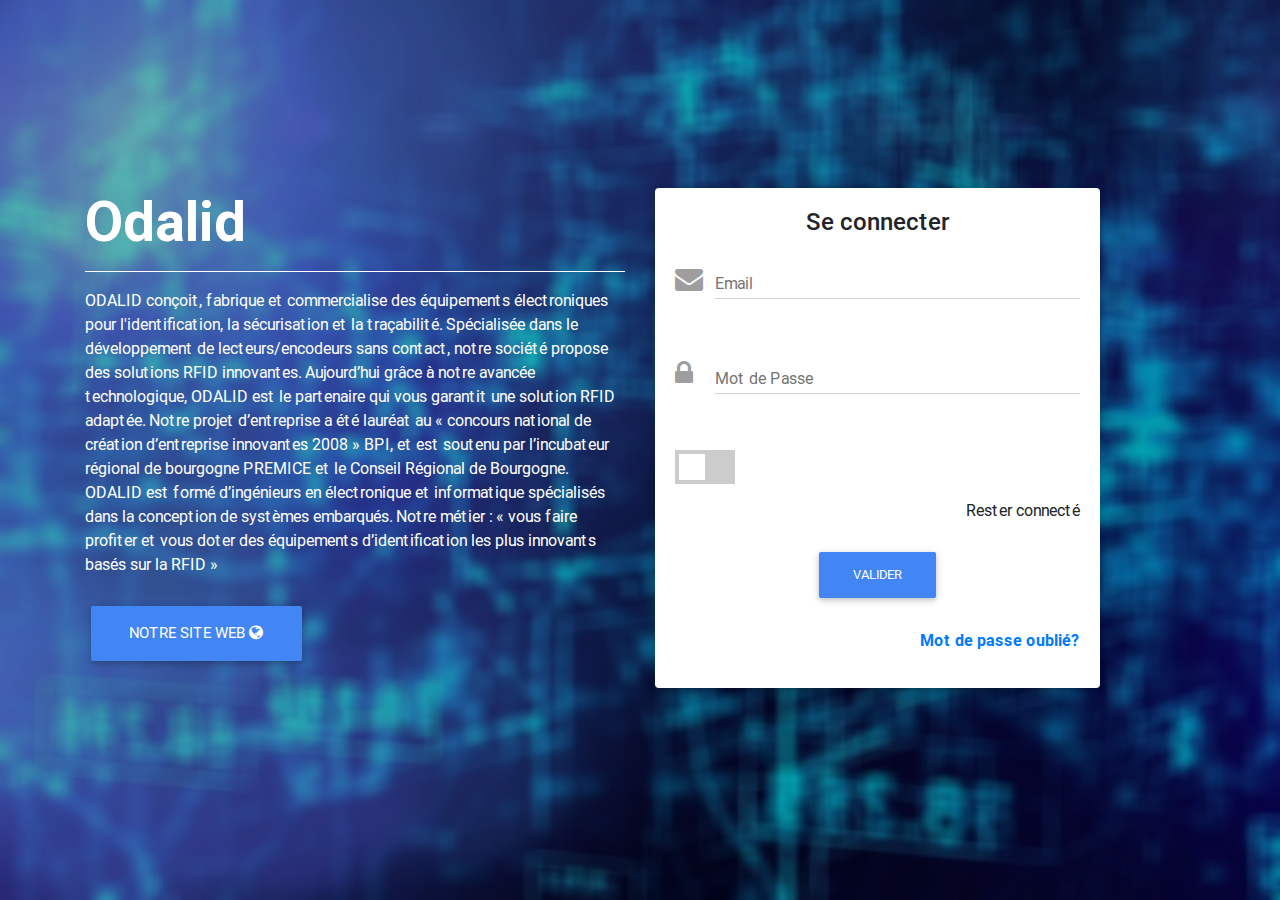
<file: template_front_end/Register.html>
<!DOCTYPE html>
<html lang="en">

<head>
  <meta charset="utf-8">
  <meta name="viewport" content="width=device-width, initial-scale=1, shrink-to-fit=no">
  <meta http-equiv="x-ua-compatible" content="ie=edge">
  <title>Material Design Bootstrap</title>
  <!-- Font Awesome -->
  <link rel="stylesheet" href="https://maxcdn.bootstrapcdn.com/font-awesome/4.7.0/css/font-awesome.min.css">
  <!-- Bootstrap core CSS -->
  <link href="css/bootstrap.min.css" rel="stylesheet">
  <!-- Material Design Bootstrap -->
  <link href="css/mdb.min.css" rel="stylesheet">

  <!-- Your custom styles (optional) -->
  <link href="css/style.min.css" rel="stylesheet">
  <style type="text/css">
    html,
    body,
    header,
    .view {
      height: 100%;
    }

    @media (max-width: 740px) {
      html,
      body,
      header,
      .view {
        height: 1000px;
      }
    }

    @media (min-width: 800px) and (max-width: 850px) {
      html,
      body,
      header,
      .view {
        height: 650px;
      }
    }
    @media (min-width: 800px) and (max-width: 850px) {
              .navbar:not(.top-nav-collapse) {
                  background: #1C2331!important;
              }
          }
          /* The switch - the box around the slider */
.switch {
  position: relative;
  display: inline-block;
  width: 60px;
  height: 34px;
}

/* Hide default HTML checkbox */
.switch input {display:none;}

/* The slider */
.slider {
  position: absolute;
  cursor: pointer;
  top: 0;
  left: 0;
  right: 0;
  bottom: 0;
  background-color: #ccc;
  -webkit-transition: .4s;
  transition: .4s;
}

.slider:before {
  position: absolute;
  content: "";
  height: 26px;
  width: 26px;
  left: 4px;
  bottom: 4px;
  background-color: white;
  -webkit-transition: .4s;
  transition: .4s;
}

input:checked + .slider {
  background-color: #2196F3;
}

input:focus + .slider {
  box-shadow: 0 0 1px #2196F3;
}

input:checked + .slider:before {
  -webkit-transform: translateX(26px);
  -ms-transform: translateX(26px);
  transform: translateX(26px);
}
  </style>
</head>

<body>



  <!-- Full Page Intro -->
  <div class="view full-page-intro" style="background-image: url('img/fond1f.jpg'); background-repeat: no-repeat; background-size: cover;">

    <!-- Mask & flexbox options-->
    <div class="mask rgba-black-light d-flex justify-content-center align-items-center">

      <!-- Content -->
      <div class="container">

        <!--Grid row-->
        <div class="row wow fadeIn">

          <!--Grid column-->
          <div class="col-md-6 mb-4 white-text text-center text-md-left">

            <h1 class="display-4 font-weight-bold"> Odalid </h1>

            <hr class="hr-light">



            <p class="mb-4 d-none d-md-block">
              <strong>ODALID conçoit, fabrique et commercialise des équipements électroniques pour l'identification,
                la sécurisation et la traçabilité. Spécialisée dans le développement de lecteurs/encodeurs sans contact,
                 notre société propose des solutions RFID innovantes. Aujourd’hui grâce à notre avancée technologique,
                  ODALID est le partenaire qui vous garantit une solution RFID adaptée.
                Notre projet d’entreprise a été lauréat au « concours national de création d’entreprise innovantes 2008 » BPI,
                 et est soutenu par l’incubateur régional de bourgogne PREMICE et le Conseil Régional de Bourgogne.
                  ODALID est formé d’ingénieurs en électronique et informatique spécialisés dans la conception de systèmes embarqués.
                   Notre métier : « vous faire profiter et vous doter des équipements d’identification les plus innovants basés sur la RFID »</strong>
            </p>

            <a target="_blank" href="http://odalid.com/fr" class="btn btn-primary btn-lg"> Notre Site Web
              <i class="fa fa-globe" aria-hidden="true"></i>
            </a>

          </div>
          <!--Grid column-->

          <!--Grid column-->
          <div class="col-md-6 col-xl-5 mb-4">

            <!--Card-->
            <div class="card">

              <!--Card content-->
              <div class="card-body">

                <!-- Form -->
                <!-- Material form register -->
                  <form>
                      <p class="h4 text-center mb-4">Se connecter</p>

                      <!-- Material input email -->
                      <div class="md-form">
                          <i class="fa fa-envelope prefix grey-text"></i>
                          <input type="email" id="materialFormRegisterEmailEx" class="form-control">
                          <label for="materialFormRegisterEmailEx">Email</label><br>
                      </div>

                      <!-- Material input password -->
                      <div class="md-form">
                          <i class="fa fa-lock prefix grey-text"></i>
                          <input type="password" id="materialFormRegisterPasswordEx" class="form-control">
                          <label for="materialFormRegisterPasswordEx">Mot de Passe</label><br>
                      </div>
                      <!-- Rectangular switch -->
                      <label class="switch">
                        <input type="checkbox">
                        <span class="slider"> </span>
                      </label><p class="text-right">Rester connecté</p>

                      <div class="text-center mt-4">
                          <button class="btn btn-primary" type="submit">Valider</button> <br><br>
                          <a href="email.html"><p class="font-weight-bold text-right">Mot de passe oublié?</p></a>
                      </div>
                  </form>
<!-- Material form register -->
                <!-- Form -->

              </div>

            </div>
            <!--/.Card-->

          </div>
          <!--Grid column-->

        </div>
        <!--Grid row-->

      </div>
      <!-- Content -->

    </div>
    <!-- Mask & flexbox options-->



      <!--/.Copyright-->


  </div>
  <!-- Full Page Intro -->

  <!--Main layout-->

  <!--Main layout-->

  <!--Footer-->

  <!--/.Footer-->

  <!-- SCRIPTS -->
  <!-- JQuery -->
  <script type="text/javascript" src="js/jquery-3.3.1.min.js"></script>
  <!-- Bootstrap tooltips -->
  <script type="text/javascript" src="js/popper.min.js"></script>
  <!-- Bootstrap core JavaScript -->
  <script type="text/javascript" src="js/bootstrap.min.js"></script>
  <!-- MDB core JavaScript -->
  <script type="text/javascript" src="js/mdb.min.js"></script>
  <!-- Initializations -->
  <script type="text/javascript">
    // Animations initialization
    new WOW().init();

  </script>
</body>

</html>
</file>
<file: template_front_end/bootstrap2-toggle.min.css>
/*! ========================================================================
 * Bootstrap Toggle: bootstrap2-toggle.css v2.2.0
 * http://www.bootstraptoggle.com
 * ========================================================================
 * Copyright 2014 Min Hur, The New York Times Company
 * Licensed under MIT
 * ======================================================================== */
label.checkbox .toggle,label.checkbox.inline .toggle{margin-left:-20px;margin-right:5px}
.toggle{min-width:40px;height:20px;position:relative;overflow:hidden}
.toggle input[type=checkbox]{display:none}
.toggle-group{position:absolute;width:200%;top:0;bottom:0;left:0;transition:left .35s;-webkit-transition:left .35s;-moz-user-select:none;-webkit-user-select:none}
.toggle.off .toggle-group{left:-100%}
.toggle-on{position:absolute;top:0;bottom:0;left:0;right:50%;margin:0;border:0;border-radius:0}
.toggle-off{position:absolute;top:0;bottom:0;left:50%;right:0;margin:0;border:0;border-radius:0}
.toggle-handle{position:relative;margin:0 auto;padding-top:0;padding-bottom:0;height:100%;width:0;border-width:0 1px}
.toggle-handle.btn-mini{top:-1px}
.toggle.btn{min-width:30px}
.toggle-on.btn{padding-right:24px}
.toggle-off.btn{padding-left:24px}
.toggle.btn-large{min-width:40px}
.toggle-on.btn-large{padding-right:35px}
.toggle-off.btn-large{padding-left:35px}
.toggle.btn-small{min-width:25px}
.toggle-on.btn-small{padding-right:20px}
.toggle-off.btn-small{padding-left:20px}
.toggle.btn-mini{min-width:20px}
.toggle-on.btn-mini{padding-right:12px}
.toggle-off.btn-mini{padding-left:12px}
</file>
<file: template_front_end/css/style.min.css>
.view,body,html{height:100%}@media (max-width:740px){.full-page-intro{height:1000px}}.carousel{height:50%}.carousel .carousel-inner,.carousel .carousel-inner .active,.carousel .carousel-inner .carousel-item{height:100%}@media (max-width:776px){.carousel{height:100%}}.navbar{background-color:rgba(0,0,0,.3)}.page-footer,.top-nav-collapse{background-color:#1C2331}@media only screen and (max-width:768px){.navbar{background-color:#1C2331}}
</file>
